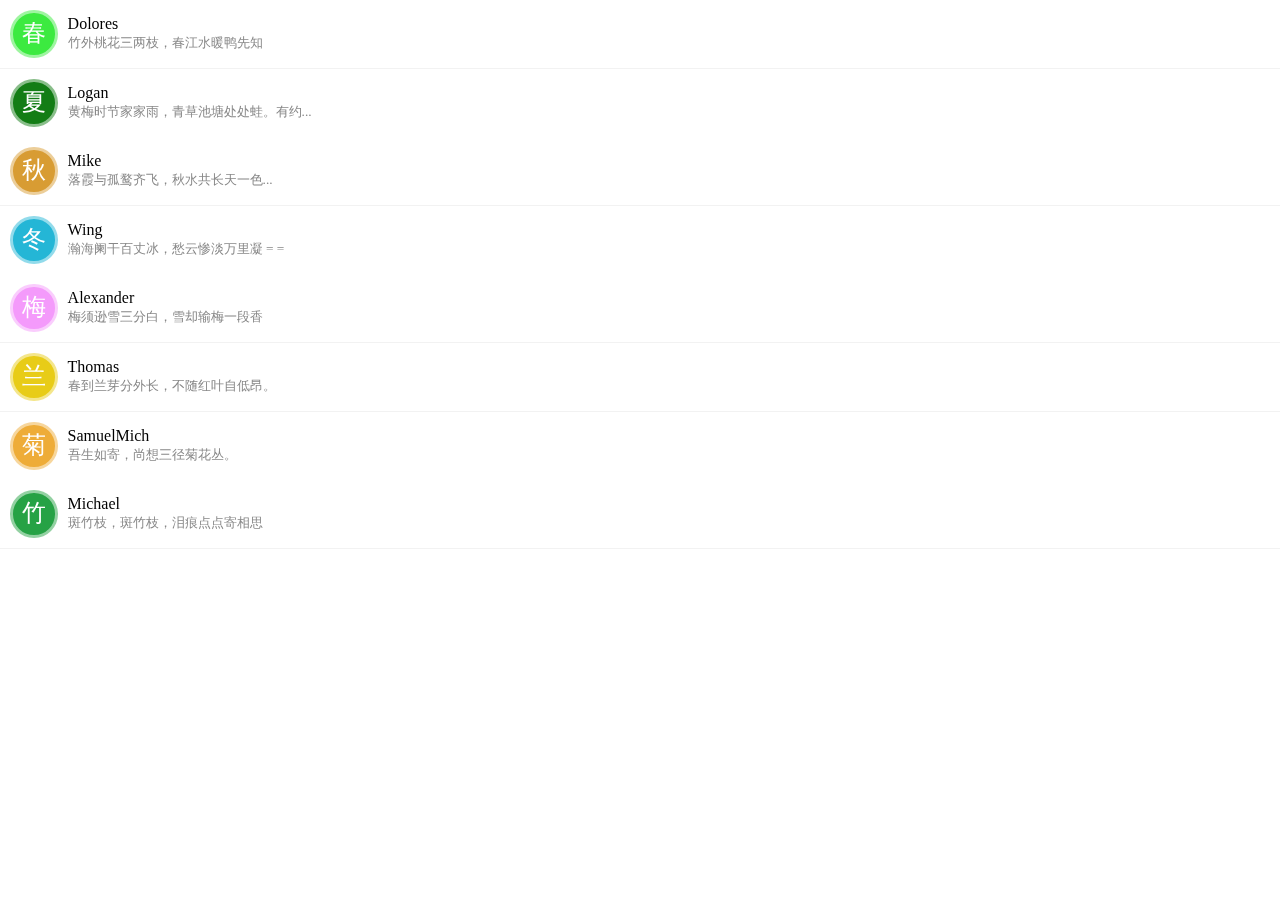
<file: gesture/list.html>
<!DOCTYPE HTML>
<html>
<head>
  <meta http-equiv="Content-Type" content="text/html;charset=utf-8" />
  <title>Demos</title>
  <meta name="viewport" content="width=device-width,minimum-scale=1.0,maximum-scale=1.0,user-scalable=no,minimal-ui" />
  <style>
    body {font-family: "Microsoft Yahei";}
    *{
      padding: 0;margin: 0;
      -webkit-touch-callout:none;
      -webkit-user-select:none;
      -khtml-user-select:none;
      -moz-user-select:none;
      -ms-user-select:none;
      user-select:none;
    }
    ul,li {list-style:none;}
    li {border-bottom: 1px solid #f2f2f2;position:relative;}
    li .info {position:relative;z-index:2;background:#FFF;padding: 10px;font-size: 1rem;display: -webkit-box;}

    .avatar {width: 2.6rem;height: 2.6rem;border-radius: 50%;border: 3px solid rgba(255,255,255,.5);color:#FFF;font-size: 1.5rem;line-height: 2.6rem;text-align: center;}
    .mess {-webkit-box-flex: 1;margin-left: 10px;display: -webkit-box;-webkit-box-orient:vertical;-webkit-box-pack:center;}
    small {color:#888;}
    .ctrl {position:absolute;right:0;top:0;bottom:0;color: #FFF;}
    .del {background:red;height: 100%;padding: 0 1em;}
    .del span {display: inline-block;vertical-align: middle;}
    .del:after{display: inline-block;height: 100%;width: 0;vertical-align: middle;content:'';}
    #text {line-height:3em; text-align:center;color:red;}
  </style>
</head>
<div class="container">
  <ul id="list">
    <li id="li0">
      <div class="info">
        <div class="avatar" style="background-color:#3cea40;">春</div>
        <div class="mess">
          <p>Dolores</p>
          <p><small>竹外桃花三两枝，春江水暖鸭先知</small></p>
        </div>
      </div>
      <div class="ctrl">
        <div class="del" onclick="remove(0)">
          <span>删除</span>
        </div>
      </div>
    </li>
    <li id="li1">
      <div class="info">
        <div class="avatar" style="background-color:#137d15;">夏</div>
        <div class="mess">
          <p>Logan</p>
          <p><small>黄梅时节家家雨，青草池塘处处蛙。有约...</small></p>
        </div>
      </div>
      <div class="ctrl">
        <div class="del" onclick="remove(1)">
          <span>删除</span>
        </div>
      </div>
    </li>
    <li id="li2">
      <div class="info">
        <div class="avatar" style="background-color:#d89c33;">秋</div>
        <div class="mess">
          <p>Mike</p>
          <p><small>落霞与孤鹜齐飞，秋水共长天一色...</small></p>
        </div>
      </div>
      <div class="ctrl">
        <div class="del" onclick="remove(2)">
          <span>删除</span>
        </div>
      </div>
    </li>
    <li id="li3">
      <div class="info">
        <div class="avatar" style="background-color:#24b6d6;">冬</div>
        <div class="mess">
          <p>Wing</p>
          <p><small>瀚海阑干百丈冰，愁云惨淡万里凝 = =</small></p>
        </div>
      </div>
      <div class="ctrl">
        <div class="del" onclick="remove(3)">
          <span>删除</span>
        </div>
      </div>
    </li>
    <li id="li4">
      <div class="info">
        <div class="avatar" style="background-color:#f49afb;">梅</div>
        <div class="mess">
          <p>Alexander</p>
          <p><small>梅须逊雪三分白，雪却输梅一段香</small></p>
        </div>
      </div>
      <div class="ctrl">
        <div class="del" onclick="remove(4)">
          <span>删除</span>
        </div>
      </div>
    </li>
    <li id="li5">
      <div class="info">
        <div class="avatar" style="background-color:#e8cc17;">兰</div>
        <div class="mess">
          <p>Thomas</p>
          <p><small>春到兰芽分外长，不随红叶自低昂。</small></p>
        </div>
      </div>
      <div class="ctrl">
        <div class="del" onclick="remove(5)">
          <span>删除</span>
        </div>
      </div>
    </li>
    <li id="li6">
      <div class="info">
        <div class="avatar" style="background-color:#eeac38">菊</div>
        <div class="mess">
          <p>SamuelMich</p>
          <p><small>吾生如寄，尚想三径菊花丛。</small></p>
        </div>
      </div>
      <div class="ctrl">
        <div class="del" onclick="remove(6)">
          <span>删除</span>
        </div>
      </div>
    </li>
    <li id="li7">
      <div class="info">
        <div class="avatar" style="background-color:#26a245;">竹</div>
        <div class="mess">
          <p>Michael</p>
          <p><small>斑竹枝，斑竹枝，泪痕点点寄相思</small></p>
        </div>
      </div>
      <div class="ctrl">
        <div class="del" onclick="remove(7)">
          <span>删除</span>
        </div>
      </div>
    </li>
  </ul>
  <div id="text"></div>
</div>
<script src="./gesture.js"></script>
<script src="./transform.js"></script>
<script>
var textNode = document.getElementById('text');
var list = document.getElementById("list");
function fillText(str) {
  textNode.innerHTML = str;
}
function remove(index) {
  list.removeChild(document.getElementById('li'+index));
}
lis = list.querySelectorAll('.info');
for(var i = 0, len = lis.length; i < len; i++){
  Transform(lis[i]);//transform实例化
  lis[i].redirect = true;//标记tap时是否跳转
}
//使用事件委托实例化手势
new GT("#list",'.info').on('touch',function(e,params){
  var target = params.selector;
  //触摸时所有的列表项恢复初始状态
  for(var i = 0, len = lis.length; i < len; i++){
    lis[i].translateX = 0;
  }
}).on('tap',function(e,params){
  var target = params.selector;
  if(target.redirect) {
    fillText('单击操作，准备跳转到详情窗口');
  } else {
    fillText("单击操作，恢复列表状态");
    target.translateX = 0;
  }
}).on('slide',  function(e,params) {
  var target = params.selector;
  var offset = target.translateX + params.deltaX;
  target.translateX = Math.min(0,Math.max(-68,offset));
  e.preventDefault()
  fillText("滑动操作，慢慢显示操作按钮");
}).on('swipeLeft',function(e,params){
  var target = params.selector;
  target.translateX = params.diffX < -30 ? -68 : 0;
  fillText("左划动操作");
}).on('finish',function(e,params){
  //执行结束后判断平移的距离，小于30恢复，大于等于30则展开操作按钮
  var target = params.selector;
  if(target.translateX < -30){
    target.translateX = -68;
    target.redirect = false;
  } else {
    target.translateX = 0;
    target.redirect = true;
  }
}).on("longtap",function(e,params){
  //longtap主要为安卓用户的操作习惯
  var target = params.selector;
  target.translateX = -68;
  fillText("长按操作，直接显示操作按钮");
})
</script>
</body>
</html>
</file>
